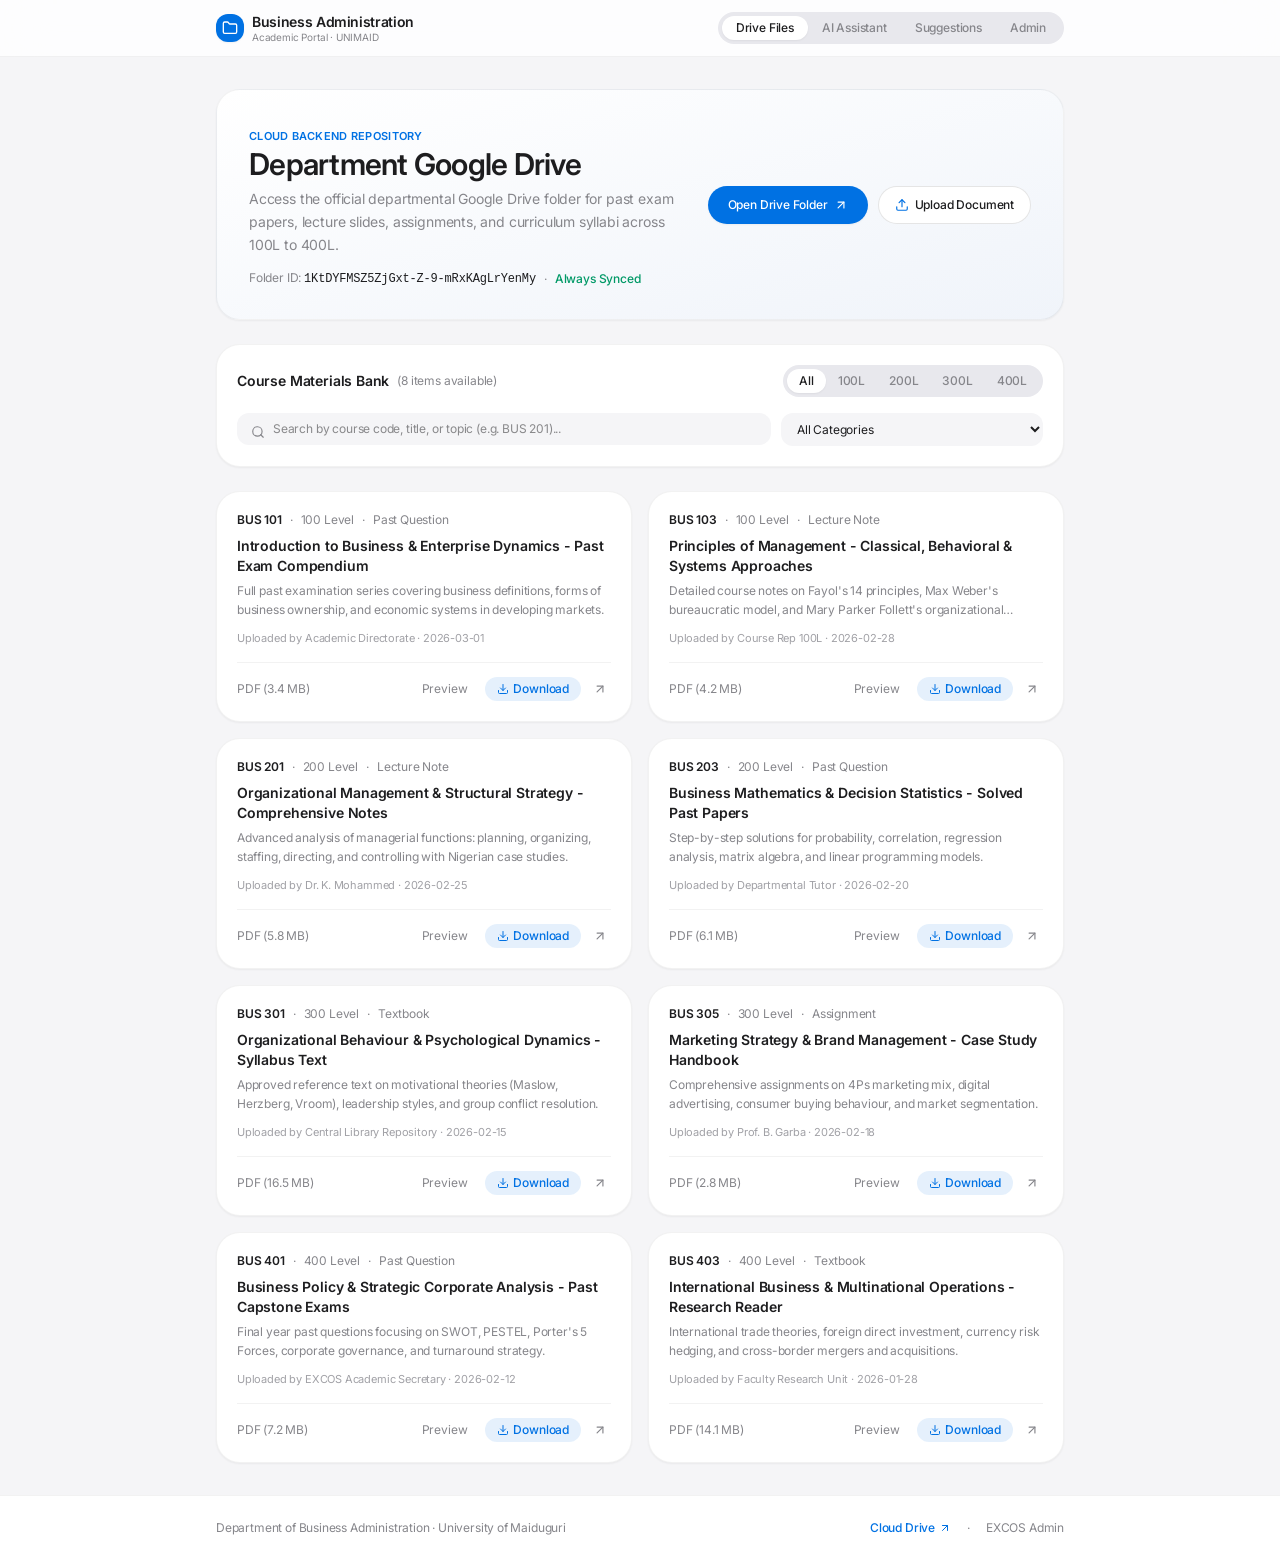
<file: docs/index.html>
<!doctype html>
<html lang="en">
  <head>
    <meta charset="UTF-8" />
    <meta name="viewport" content="width=device-width, initial-scale=1.0" />
    <title>UNIMAID BusAdmin - Department of Business Administration</title>
    <meta name="description" content="Central Academic Resource Platform for the Department of Business Administration, University of Maiduguri." />
    <meta property="og:title" content="UNIMAID BusAdmin" />
    <meta property="og:description" content="Central Academic Resource Platform for the Department of Business Administration, University of Maiduguri." />
    <meta property="og:type" content="website" />
    <meta name="twitter:card" content="summary_large_image" />
    <link rel="preconnect" href="https://fonts.googleapis.com">
    <link rel="preconnect" href="https://fonts.gstatic.com" crossorigin>
    <link href="https://fonts.googleapis.com/css2?family=Inter:wght@300;400;450;500;550;600;700&family=JetBrains+Mono:wght@400;500&display=swap" rel="stylesheet">
    <script type="module" crossorigin src="./assets/index-C9d9VV9u.js"></script>
    <link rel="stylesheet" crossorigin href="./assets/index-D5bSavMB.css">
  </head>
  <body>
    <div id="root"></div>
  </body>
</html>
</file>
<file: docs/assets/index-D5bSavMB.css>
/*! tailwindcss v4.3.4 | MIT License | https://tailwindcss.com */
@layer properties{@supports (((-webkit-hyphens:none)) and (not (margin-trim:block))) or ((-moz-orient:inline) and (not (color:rgb(from red r g b)))){*,:before,:after,::backdrop{--tw-rotate-x:initial;--tw-rotate-y:initial;--tw-rotate-z:initial;--tw-skew-x:initial;--tw-skew-y:initial;--tw-space-y-reverse:0;--tw-divide-y-reverse:0;--tw-border-style:solid;--tw-gradient-position:initial;--tw-gradient-from:#0000;--tw-gradient-via:#0000;--tw-gradient-to:#0000;--tw-gradient-stops:initial;--tw-gradient-via-stops:initial;--tw-gradient-from-position:0%;--tw-gradient-via-position:50%;--tw-gradient-to-position:100%;--tw-leading:initial;--tw-font-weight:initial;--tw-tracking:initial;--tw-shadow:0 0 #0000;--tw-shadow-color:initial;--tw-shadow-alpha:100%;--tw-inset-shadow:0 0 #0000;--tw-inset-shadow-color:initial;--tw-inset-shadow-alpha:100%;--tw-ring-color:initial;--tw-ring-shadow:0 0 #0000;--tw-inset-ring-color:initial;--tw-inset-ring-shadow:0 0 #0000;--tw-ring-inset:initial;--tw-ring-offset-width:0px;--tw-ring-offset-color:#fff;--tw-ring-offset-shadow:0 0 #0000;--tw-outline-style:solid;--tw-blur:initial;--tw-brightness:initial;--tw-contrast:initial;--tw-grayscale:initial;--tw-hue-rotate:initial;--tw-invert:initial;--tw-opacity:initial;--tw-saturate:initial;--tw-sepia:initial;--tw-drop-shadow:initial;--tw-drop-shadow-color:initial;--tw-drop-shadow-alpha:100%;--tw-drop-shadow-size:initial;--tw-backdrop-blur:initial;--tw-backdrop-brightness:initial;--tw-backdrop-contrast:initial;--tw-backdrop-grayscale:initial;--tw-backdrop-hue-rotate:initial;--tw-backdrop-invert:initial;--tw-backdrop-opacity:initial;--tw-backdrop-saturate:initial;--tw-backdrop-sepia:initial}}}@layer theme{:root,:host{--font-sans:-apple-system, BlinkMacSystemFont, "Segoe UI", Roboto, "Helvetica Neue", "Noto Sans", Arial, sans-serif, "Apple Color Emoji", "Segoe UI Emoji", "Segoe UI Symbol", "Noto Color Emoji";--font-mono:ui-monospace, SFMono-Regular, Menlo, Monaco, Consolas, "Liberation Mono", "Courier New", monospace;--color-red-600:oklch(57.7% .245 27.325);--color-red-700:oklch(50.5% .213 27.518);--color-amber-100:oklch(96.2% .059 95.617);--color-amber-700:oklch(55.5% .163 48.998);--color-emerald-100:oklch(95% .052 163.051);--color-emerald-600:oklch(59.6% .145 163.225);--color-emerald-700:oklch(50.8% .118 165.612);--color-blue-100:oklch(93.2% .032 255.585);--color-blue-700:oklch(48.8% .243 264.376);--color-black:#000;--color-white:#fff;--spacing:.25rem;--container-xs:20rem;--container-sm:24rem;--container-md:28rem;--container-lg:32rem;--container-xl:36rem;--container-2xl:42rem;--container-3xl:48rem;--container-4xl:56rem;--container-5xl:64rem;--text-xs:.75rem;--text-xs--line-height:calc(1 / .75);--text-sm:.875rem;--text-sm--line-height:calc(1.25 / .875);--text-base:1rem;--text-base--line-height:calc(1.5 / 1);--text-lg:1.125rem;--text-lg--line-height:calc(1.75 / 1.125);--text-xl:1.25rem;--text-xl--line-height:calc(1.75 / 1.25);--text-2xl:1.5rem;--text-2xl--line-height:calc(2 / 1.5);--text-3xl:1.875rem;--text-3xl--line-height:calc(2.25 / 1.875);--text-4xl:2.25rem;--text-4xl--line-height:calc(2.5 / 2.25);--text-5xl:3rem;--text-5xl--line-height:1;--text-6xl:3.75rem;--text-6xl--line-height:1;--text-7xl:4.5rem;--text-7xl--line-height:1;--font-weight-light:300;--font-weight-normal:400;--font-weight-medium:500;--font-weight-semibold:600;--font-weight-bold:700;--tracking-tight:-.025em;--tracking-wide:.025em;--tracking-widest:.1em;--leading-snug:1.375;--leading-relaxed:1.625;--radius-xs:.125rem;--radius-lg:.5rem;--radius-xl:.75rem;--radius-2xl:1rem;--radius-3xl:1.5rem;--blur-sm:8px;--blur-md:12px;--blur-xl:24px;--default-transition-duration:.15s;--default-transition-timing-function:cubic-bezier(.4, 0, .2, 1);--default-font-family:var(--font-sans);--default-mono-font-family:var(--font-mono)}}@layer base{*,:after,:before,::backdrop{box-sizing:border-box;border:0 solid;margin:0;padding:0}::file-selector-button{box-sizing:border-box;border:0 solid;margin:0;padding:0}html,:host{-webkit-text-size-adjust:100%;tab-size:4;line-height:1.5;font-family:var(--default-font-family,-apple-system, BlinkMacSystemFont, "Segoe UI", Roboto, "Helvetica Neue", "Noto Sans", Arial, sans-serif, "Apple Color Emoji", "Segoe UI Emoji", "Segoe UI Symbol", "Noto Color Emoji");font-feature-settings:var(--default-font-feature-settings,normal);font-variation-settings:var(--default-font-variation-settings,normal);-webkit-tap-highlight-color:transparent}hr{height:0;color:inherit;border-top-width:1px}abbr:where([title]){-webkit-text-decoration:underline dotted;text-decoration:underline dotted}h1,h2,h3,h4,h5,h6{font-size:inherit;font-weight:inherit}a{color:inherit;-webkit-text-decoration:inherit;-webkit-text-decoration:inherit;-webkit-text-decoration:inherit;-webkit-text-decoration:inherit;text-decoration:inherit}b,strong{font-weight:bolder}code,kbd,samp,pre{font-family:var(--default-mono-font-family,ui-monospace, SFMono-Regular, Menlo, Monaco, Consolas, "Liberation Mono", "Courier New", monospace);font-feature-settings:var(--default-mono-font-feature-settings,normal);font-variation-settings:var(--default-mono-font-variation-settings,normal);font-size:1em}small{font-size:80%}sub,sup{vertical-align:baseline;font-size:75%;line-height:0;position:relative}sub{bottom:-.25em}sup{top:-.5em}table{text-indent:0;border-color:inherit;border-collapse:collapse}:-moz-focusring:where(:not(iframe)){outline:auto}progress{vertical-align:baseline}summary{display:list-item}ol,ul,menu{list-style:none}img,svg,video,canvas,audio,iframe,embed,object{vertical-align:middle;display:block}img,video{max-width:100%;height:auto}button,input,select,optgroup,textarea{font:inherit;font-feature-settings:inherit;font-variation-settings:inherit;letter-spacing:inherit;color:inherit;opacity:1;background-color:#0000;border-radius:0}::file-selector-button{font:inherit;font-feature-settings:inherit;font-variation-settings:inherit;letter-spacing:inherit;color:inherit;opacity:1;background-color:#0000;border-radius:0}:where(select:is([multiple],[size])) optgroup{font-weight:bolder}:where(select:is([multiple],[size])) optgroup option{padding-inline-start:20px}::file-selector-button{margin-inline-end:4px}::placeholder{opacity:1}@supports (not ((-webkit-appearance:-apple-pay-button))) or (contain-intrinsic-size:1px){::placeholder{color:currentColor}@supports (color:color-mix(in lab, red, red)){::placeholder{color:color-mix(in oklab, currentcolor 50%, transparent)}}}textarea{resize:vertical}::-webkit-search-decoration{-webkit-appearance:none}::-webkit-date-and-time-value{min-height:1lh;text-align:inherit}::-webkit-datetime-edit{display:inline-flex}::-webkit-datetime-edit-fields-wrapper{padding:0}::-webkit-datetime-edit{padding-block:0}::-webkit-datetime-edit-year-field{padding-block:0}::-webkit-datetime-edit-month-field{padding-block:0}::-webkit-datetime-edit-day-field{padding-block:0}::-webkit-datetime-edit-hour-field{padding-block:0}::-webkit-datetime-edit-minute-field{padding-block:0}::-webkit-datetime-edit-second-field{padding-block:0}::-webkit-datetime-edit-millisecond-field{padding-block:0}::-webkit-datetime-edit-meridiem-field{padding-block:0}::-webkit-calendar-picker-indicator{line-height:1}:-moz-ui-invalid{box-shadow:none}button,input:where([type=button],[type=reset],[type=submit]){appearance:button}::file-selector-button{appearance:button}::-webkit-inner-spin-button{height:auto}::-webkit-outer-spin-button{height:auto}[hidden]:where(:not([hidden=until-found])){display:none!important}:root{--apple-bg:#f5f5f7;--apple-card:#fff;--apple-text:#1d1d1f;--apple-secondary:#86868b;--apple-tertiary:#a1a1a6;--apple-blue:#0071e3;--apple-blue-hover:#0077ed;--apple-border:#00000014;--apple-border-strong:#00000029}body{color:#1d1d1f;letter-spacing:-.011em;-webkit-font-smoothing:antialiased;-moz-osx-font-smoothing:grayscale;background-color:#f5f5f7;font-family:-apple-system,BlinkMacSystemFont,SF Pro Display,SF Pro Text,Inter,Helvetica Neue,Helvetica,Arial,sans-serif;overflow-x:hidden}}@layer components;@layer utilities{.visible{visibility:visible}.absolute{position:absolute}.fixed{position:fixed}.relative{position:relative}.sticky{position:sticky}.inset-0{inset:0}.top-0{top:0}.top-3{top:calc(var(--spacing) * 3)}.right-6{right:calc(var(--spacing) * 6)}.bottom-6{bottom:calc(var(--spacing) * 6)}.left-3\.5{left:calc(var(--spacing) * 3.5)}.z-40{z-index:40}.z-50{z-index:50}.container{width:100%}@media (width>=40rem){.container{max-width:40rem}}@media (width>=48rem){.container{max-width:48rem}}@media (width>=64rem){.container{max-width:64rem}}@media (width>=80rem){.container{max-width:80rem}}@media (width>=96rem){.container{max-width:96rem}}.mx-auto{margin-inline:auto}.my-5{margin-block:calc(var(--spacing) * 5)}.my-6{margin-block:calc(var(--spacing) * 6)}.my-8{margin-block:calc(var(--spacing) * 8)}.-mt-0\.5{margin-top:calc(var(--spacing) * -.5)}.mt-0\.5{margin-top:calc(var(--spacing) * .5)}.mt-1{margin-top:var(--spacing)}.mt-1\.5{margin-top:calc(var(--spacing) * 1.5)}.mt-2{margin-top:calc(var(--spacing) * 2)}.mt-2\.5{margin-top:calc(var(--spacing) * 2.5)}.mt-3{margin-top:calc(var(--spacing) * 3)}.mt-4{margin-top:calc(var(--spacing) * 4)}.mt-auto{margin-top:auto}.mb-1{margin-bottom:var(--spacing)}.mb-1\.5{margin-bottom:calc(var(--spacing) * 1.5)}.line-clamp-2{-webkit-line-clamp:2;-webkit-box-orient:vertical;display:-webkit-box;overflow:hidden}.block{display:block}.contents{display:contents}.flex{display:flex}.grid{display:grid}.hidden{display:none}.inline{display:inline}.inline-block{display:inline-block}.inline-flex{display:inline-flex}.h-3{height:calc(var(--spacing) * 3)}.h-3\.5{height:calc(var(--spacing) * 3.5)}.h-4{height:calc(var(--spacing) * 4)}.h-5{height:calc(var(--spacing) * 5)}.h-6{height:calc(var(--spacing) * 6)}.h-7{height:calc(var(--spacing) * 7)}.h-8{height:calc(var(--spacing) * 8)}.h-9{height:calc(var(--spacing) * 9)}.h-12{height:calc(var(--spacing) * 12)}.h-14{height:calc(var(--spacing) * 14)}.h-\[520px\]{height:520px}.min-h-screen{min-height:100vh}.w-3{width:calc(var(--spacing) * 3)}.w-3\.5{width:calc(var(--spacing) * 3.5)}.w-4{width:calc(var(--spacing) * 4)}.w-5{width:calc(var(--spacing) * 5)}.w-6{width:calc(var(--spacing) * 6)}.w-7{width:calc(var(--spacing) * 7)}.w-8{width:calc(var(--spacing) * 8)}.w-9{width:calc(var(--spacing) * 9)}.w-12{width:calc(var(--spacing) * 12)}.w-28{width:calc(var(--spacing) * 28)}.w-full{width:100%}.max-w-4xl{max-width:var(--container-4xl)}.max-w-\[85\%\]{max-width:85%}.max-w-lg{max-width:var(--container-lg)}.max-w-md{max-width:var(--container-md)}.max-w-sm{max-width:var(--container-sm)}.max-w-xs{max-width:var(--container-xs)}.flex-1{flex:1}.flex-shrink{flex-shrink:1}.shrink-0{flex-shrink:0}.border-collapse{border-collapse:collapse}.transform{transform:var(--tw-rotate-x, ) var(--tw-rotate-y, ) var(--tw-rotate-z, ) var(--tw-skew-x, ) var(--tw-skew-y, )}.cursor-pointer{cursor:pointer}.resize{resize:both}.grid-cols-1{grid-template-columns:repeat(1,minmax(0,1fr))}.grid-cols-2{grid-template-columns:repeat(2,minmax(0,1fr))}.flex-col{flex-direction:column}.flex-wrap{flex-wrap:wrap}.items-center{align-items:center}.items-start{align-items:flex-start}.justify-between{justify-content:space-between}.justify-center{justify-content:center}.justify-end{justify-content:flex-end}.justify-start{justify-content:flex-start}.gap-1{gap:var(--spacing)}.gap-1\.5{gap:calc(var(--spacing) * 1.5)}.gap-2{gap:calc(var(--spacing) * 2)}.gap-2\.5{gap:calc(var(--spacing) * 2.5)}.gap-3{gap:calc(var(--spacing) * 3)}.gap-4{gap:calc(var(--spacing) * 4)}.gap-6{gap:calc(var(--spacing) * 6)}:where(.space-y-1>:not(:last-child)){--tw-space-y-reverse:0;margin-block-start:calc(var(--spacing) * var(--tw-space-y-reverse));margin-block-end:calc(var(--spacing) * calc(1 - var(--tw-space-y-reverse)))}:where(.space-y-1\.5>:not(:last-child)){--tw-space-y-reverse:0;margin-block-start:calc(calc(var(--spacing) * 1.5) * var(--tw-space-y-reverse));margin-block-end:calc(calc(var(--spacing) * 1.5) * calc(1 - var(--tw-space-y-reverse)))}:where(.space-y-2>:not(:last-child)){--tw-space-y-reverse:0;margin-block-start:calc(calc(var(--spacing) * 2) * var(--tw-space-y-reverse));margin-block-end:calc(calc(var(--spacing) * 2) * calc(1 - var(--tw-space-y-reverse)))}:where(.space-y-2\.5>:not(:last-child)){--tw-space-y-reverse:0;margin-block-start:calc(calc(var(--spacing) * 2.5) * var(--tw-space-y-reverse));margin-block-end:calc(calc(var(--spacing) * 2.5) * calc(1 - var(--tw-space-y-reverse)))}:where(.space-y-3>:not(:last-child)){--tw-space-y-reverse:0;margin-block-start:calc(calc(var(--spacing) * 3) * var(--tw-space-y-reverse));margin-block-end:calc(calc(var(--spacing) * 3) * calc(1 - var(--tw-space-y-reverse)))}:where(.space-y-3\.5>:not(:last-child)){--tw-space-y-reverse:0;margin-block-start:calc(calc(var(--spacing) * 3.5) * var(--tw-space-y-reverse));margin-block-end:calc(calc(var(--spacing) * 3.5) * calc(1 - var(--tw-space-y-reverse)))}:where(.space-y-4>:not(:last-child)){--tw-space-y-reverse:0;margin-block-start:calc(calc(var(--spacing) * 4) * var(--tw-space-y-reverse));margin-block-end:calc(calc(var(--spacing) * 4) * calc(1 - var(--tw-space-y-reverse)))}:where(.space-y-5>:not(:last-child)){--tw-space-y-reverse:0;margin-block-start:calc(calc(var(--spacing) * 5) * var(--tw-space-y-reverse));margin-block-end:calc(calc(var(--spacing) * 5) * calc(1 - var(--tw-space-y-reverse)))}:where(.space-y-6>:not(:last-child)){--tw-space-y-reverse:0;margin-block-start:calc(calc(var(--spacing) * 6) * var(--tw-space-y-reverse));margin-block-end:calc(calc(var(--spacing) * 6) * calc(1 - var(--tw-space-y-reverse)))}:where(.divide-y>:not(:last-child)){--tw-divide-y-reverse:0;border-bottom-style:var(--tw-border-style);border-top-style:var(--tw-border-style);border-top-width:calc(1px * var(--tw-divide-y-reverse));border-bottom-width:calc(1px * calc(1 - var(--tw-divide-y-reverse)))}:where(.divide-black\/5>:not(:last-child)){border-color:#0000000d}@supports (color:color-mix(in lab, red, red)){:where(.divide-black\/5>:not(:last-child)){border-color:color-mix(in oklab, var(--color-black) 5%, transparent)}}.self-start{align-self:flex-start}.overflow-x-auto{overflow-x:auto}.overflow-y-auto{overflow-y:auto}.rounded-2xl{border-radius:var(--radius-2xl)}.rounded-3xl{border-radius:var(--radius-3xl)}.rounded-full{border-radius:2147483647px}.rounded-lg{border-radius:var(--radius-lg)}.rounded-xl{border-radius:var(--radius-xl)}.rounded-br-xs{border-bottom-right-radius:var(--radius-xs)}.rounded-bl-xs{border-bottom-left-radius:var(--radius-xs)}.border{border-style:var(--tw-border-style);border-width:1px}.border-t{border-top-style:var(--tw-border-style);border-top-width:1px}.border-b{border-bottom-style:var(--tw-border-style);border-bottom-width:1px}.border-dashed{--tw-border-style:dashed;border-style:dashed}.border-\[\#0071E3\]{border-color:#0071e3}.border-black\/5{border-color:#0000000d}@supports (color:color-mix(in lab, red, red)){.border-black\/5{border-color:color-mix(in oklab, var(--color-black) 5%, transparent)}}.border-black\/10{border-color:#0000001a}@supports (color:color-mix(in lab, red, red)){.border-black\/10{border-color:color-mix(in oklab, var(--color-black) 10%, transparent)}}.border-black\/15{border-color:#00000026}@supports (color:color-mix(in lab, red, red)){.border-black\/15{border-color:color-mix(in oklab, var(--color-black) 15%, transparent)}}.bg-\[\#1D1D1F\]\/90{background-color:oklab(23.1576% .00105516 -.00365597/.9)}.bg-\[\#0071E3\]{background-color:#0071e3}.bg-\[\#0071E3\]\/5{background-color:oklab(56.2923% -.0462607 -.187713/.05)}.bg-\[\#0071E3\]\/10{background-color:oklab(56.2923% -.0462607 -.187713/.1)}.bg-\[\#E8E8ED\]{background-color:#e8e8ed}.bg-\[\#F5F5F7\]{background-color:#f5f5f7}.bg-\[\#F5F5F7\]\/60{background-color:oklab(97.0714% .00074631 -.00254327/.6)}.bg-amber-100{background-color:var(--color-amber-100)}.bg-black\/40{background-color:#0006}@supports (color:color-mix(in lab, red, red)){.bg-black\/40{background-color:color-mix(in oklab, var(--color-black) 40%, transparent)}}.bg-blue-100{background-color:var(--color-blue-100)}.bg-emerald-100{background-color:var(--color-emerald-100)}.bg-white{background-color:var(--color-white)}.bg-white\/80{background-color:#fffc}@supports (color:color-mix(in lab, red, red)){.bg-white\/80{background-color:color-mix(in oklab, var(--color-white) 80%, transparent)}}.bg-gradient-to-br{--tw-gradient-position:to bottom right in oklab;background-image:linear-gradient(var(--tw-gradient-stops))}.bg-gradient-to-r{--tw-gradient-position:to right in oklab;background-image:linear-gradient(var(--tw-gradient-stops))}.from-\[\#0071E3\]\/5{--tw-gradient-from:oklab(56.2923% -.0462607 -.187713/.05);--tw-gradient-stops:var(--tw-gradient-via-stops,var(--tw-gradient-position), var(--tw-gradient-from) var(--tw-gradient-from-position), var(--tw-gradient-to) var(--tw-gradient-to-position))}.from-white{--tw-gradient-from:var(--color-white);--tw-gradient-stops:var(--tw-gradient-via-stops,var(--tw-gradient-position), var(--tw-gradient-from) var(--tw-gradient-from-position), var(--tw-gradient-to) var(--tw-gradient-to-position))}.to-\[\#0071E3\]\/15{--tw-gradient-to:oklab(56.2923% -.0462607 -.187713/.15);--tw-gradient-stops:var(--tw-gradient-via-stops,var(--tw-gradient-position), var(--tw-gradient-from) var(--tw-gradient-from-position), var(--tw-gradient-to) var(--tw-gradient-to-position))}.to-\[\#F0F4FA\]{--tw-gradient-to:#f0f4fa;--tw-gradient-stops:var(--tw-gradient-via-stops,var(--tw-gradient-position), var(--tw-gradient-from) var(--tw-gradient-from-position), var(--tw-gradient-to) var(--tw-gradient-to-position))}.p-1{padding:var(--spacing)}.p-1\.5{padding:calc(var(--spacing) * 1.5)}.p-2{padding:calc(var(--spacing) * 2)}.p-2\.5{padding:calc(var(--spacing) * 2.5)}.p-3{padding:calc(var(--spacing) * 3)}.p-3\.5{padding:calc(var(--spacing) * 3.5)}.p-4{padding:calc(var(--spacing) * 4)}.p-5{padding:calc(var(--spacing) * 5)}.p-6{padding:calc(var(--spacing) * 6)}.p-8{padding:calc(var(--spacing) * 8)}.p-12{padding:calc(var(--spacing) * 12)}.px-2{padding-inline:calc(var(--spacing) * 2)}.px-2\.5{padding-inline:calc(var(--spacing) * 2.5)}.px-3{padding-inline:calc(var(--spacing) * 3)}.px-3\.5{padding-inline:calc(var(--spacing) * 3.5)}.px-4{padding-inline:calc(var(--spacing) * 4)}.px-5{padding-inline:calc(var(--spacing) * 5)}.px-6{padding-inline:calc(var(--spacing) * 6)}.py-0\.5{padding-block:calc(var(--spacing) * .5)}.py-1{padding-block:var(--spacing)}.py-1\.5{padding-block:calc(var(--spacing) * 1.5)}.py-2{padding-block:calc(var(--spacing) * 2)}.py-2\.5{padding-block:calc(var(--spacing) * 2.5)}.py-3{padding-block:calc(var(--spacing) * 3)}.py-4{padding-block:calc(var(--spacing) * 4)}.py-6{padding-block:calc(var(--spacing) * 6)}.py-8{padding-block:calc(var(--spacing) * 8)}.pt-2{padding-top:calc(var(--spacing) * 2)}.pt-3{padding-top:calc(var(--spacing) * 3)}.pt-3\.5{padding-top:calc(var(--spacing) * 3.5)}.pt-4{padding-top:calc(var(--spacing) * 4)}.pr-3\.5{padding-right:calc(var(--spacing) * 3.5)}.pb-3{padding-bottom:calc(var(--spacing) * 3)}.pl-9{padding-left:calc(var(--spacing) * 9)}.text-center{text-align:center}.text-right{text-align:right}.font-\[-apple-system\,BlinkMacSystemFont\,\'SF_Pro_Text\'\,\'Inter\'\,sans-serif\]{font-family:-apple-system,BlinkMacSystemFont,SF Pro Text,Inter,sans-serif}.font-mono{font-family:var(--font-mono)}.text-2xl{font-size:var(--text-2xl);line-height:var(--tw-leading,var(--text-2xl--line-height))}.text-3xl{font-size:var(--text-3xl);line-height:var(--tw-leading,var(--text-3xl--line-height))}.text-6xl{font-size:var(--text-6xl);line-height:var(--tw-leading,var(--text-6xl--line-height))}.text-base{font-size:var(--text-base);line-height:var(--tw-leading,var(--text-base--line-height))}.text-lg{font-size:var(--text-lg);line-height:var(--tw-leading,var(--text-lg--line-height))}.text-sm{font-size:var(--text-sm);line-height:var(--tw-leading,var(--text-sm--line-height))}.text-xs{font-size:var(--text-xs);line-height:var(--tw-leading,var(--text-xs--line-height))}.text-\[10px\]{font-size:10px}.text-\[11px\]{font-size:11px}.leading-relaxed{--tw-leading:var(--leading-relaxed);line-height:var(--leading-relaxed)}.leading-snug{--tw-leading:var(--leading-snug);line-height:var(--leading-snug)}.font-bold{--tw-font-weight:var(--font-weight-bold);font-weight:var(--font-weight-bold)}.font-light{--tw-font-weight:var(--font-weight-light);font-weight:var(--font-weight-light)}.font-medium{--tw-font-weight:var(--font-weight-medium);font-weight:var(--font-weight-medium)}.font-semibold{--tw-font-weight:var(--font-weight-semibold);font-weight:var(--font-weight-semibold)}.tracking-tight{--tw-tracking:var(--tracking-tight);letter-spacing:var(--tracking-tight)}.tracking-wide{--tw-tracking:var(--tracking-wide);letter-spacing:var(--tracking-wide)}.tracking-widest{--tw-tracking:var(--tracking-widest);letter-spacing:var(--tracking-widest)}.whitespace-pre-wrap{white-space:pre-wrap}.text-\[\#1D1D1F\]{color:#1d1d1f}.text-\[\#0071E3\]{color:#0071e3}.text-\[\#86868B\]{color:#86868b}.text-\[\#A1A1A6\]{color:#a1a1a6}.text-amber-700{color:var(--color-amber-700)}.text-blue-700{color:var(--color-blue-700)}.text-emerald-600{color:var(--color-emerald-600)}.text-emerald-700{color:var(--color-emerald-700)}.text-red-600{color:var(--color-red-600)}.text-white{color:var(--color-white)}.uppercase{text-transform:uppercase}.italic{font-style:italic}.accent-\[\#0071E3\]{accent-color:#0071e3}.opacity-60{opacity:.6}.shadow-lg{--tw-shadow:0 10px 15px -3px var(--tw-shadow-color,#0000001a), 0 4px 6px -4px var(--tw-shadow-color,#0000001a);box-shadow:var(--tw-inset-shadow), var(--tw-inset-ring-shadow), var(--tw-ring-offset-shadow), var(--tw-ring-shadow), var(--tw-shadow)}.shadow-xl{--tw-shadow:0 20px 25px -5px var(--tw-shadow-color,#0000001a), 0 8px 10px -6px var(--tw-shadow-color,#0000001a);box-shadow:var(--tw-inset-shadow), var(--tw-inset-ring-shadow), var(--tw-ring-offset-shadow), var(--tw-ring-shadow), var(--tw-shadow)}.shadow-xs{--tw-shadow:0 1px 2px 0 var(--tw-shadow-color,#0000000d);box-shadow:var(--tw-inset-shadow), var(--tw-inset-ring-shadow), var(--tw-ring-offset-shadow), var(--tw-ring-shadow), var(--tw-shadow)}.outline{outline-style:var(--tw-outline-style);outline-width:1px}.blur{--tw-blur:blur(8px);filter:var(--tw-blur, ) var(--tw-brightness, ) var(--tw-contrast, ) var(--tw-grayscale, ) var(--tw-hue-rotate, ) var(--tw-invert, ) var(--tw-saturate, ) var(--tw-sepia, ) var(--tw-drop-shadow, )}.filter\!{filter:var(--tw-blur, ) var(--tw-brightness, ) var(--tw-contrast, ) var(--tw-grayscale, ) var(--tw-hue-rotate, ) var(--tw-invert, ) var(--tw-saturate, ) var(--tw-sepia, ) var(--tw-drop-shadow, )!important}.backdrop-blur-md{--tw-backdrop-blur:blur(var(--blur-md));-webkit-backdrop-filter:var(--tw-backdrop-blur, ) var(--tw-backdrop-brightness, ) var(--tw-backdrop-contrast, ) var(--tw-backdrop-grayscale, ) var(--tw-backdrop-hue-rotate, ) var(--tw-backdrop-invert, ) var(--tw-backdrop-opacity, ) var(--tw-backdrop-saturate, ) var(--tw-backdrop-sepia, );backdrop-filter:var(--tw-backdrop-blur, ) var(--tw-backdrop-brightness, ) var(--tw-backdrop-contrast, ) var(--tw-backdrop-grayscale, ) var(--tw-backdrop-hue-rotate, ) var(--tw-backdrop-invert, ) var(--tw-backdrop-opacity, ) var(--tw-backdrop-saturate, ) var(--tw-backdrop-sepia, )}.backdrop-blur-sm{--tw-backdrop-blur:blur(var(--blur-sm));-webkit-backdrop-filter:var(--tw-backdrop-blur, ) var(--tw-backdrop-brightness, ) var(--tw-backdrop-contrast, ) var(--tw-backdrop-grayscale, ) var(--tw-backdrop-hue-rotate, ) var(--tw-backdrop-invert, ) var(--tw-backdrop-opacity, ) var(--tw-backdrop-saturate, ) var(--tw-backdrop-sepia, );backdrop-filter:var(--tw-backdrop-blur, ) var(--tw-backdrop-brightness, ) var(--tw-backdrop-contrast, ) var(--tw-backdrop-grayscale, ) var(--tw-backdrop-hue-rotate, ) var(--tw-backdrop-invert, ) var(--tw-backdrop-opacity, ) var(--tw-backdrop-saturate, ) var(--tw-backdrop-sepia, )}.backdrop-blur-xl{--tw-backdrop-blur:blur(var(--blur-xl));-webkit-backdrop-filter:var(--tw-backdrop-blur, ) var(--tw-backdrop-brightness, ) var(--tw-backdrop-contrast, ) var(--tw-backdrop-grayscale, ) var(--tw-backdrop-hue-rotate, ) var(--tw-backdrop-invert, ) var(--tw-backdrop-opacity, ) var(--tw-backdrop-saturate, ) var(--tw-backdrop-sepia, );backdrop-filter:var(--tw-backdrop-blur, ) var(--tw-backdrop-brightness, ) var(--tw-backdrop-contrast, ) var(--tw-backdrop-grayscale, ) var(--tw-backdrop-hue-rotate, ) var(--tw-backdrop-invert, ) var(--tw-backdrop-opacity, ) var(--tw-backdrop-saturate, ) var(--tw-backdrop-sepia, )}.backdrop-filter{-webkit-backdrop-filter:var(--tw-backdrop-blur, ) var(--tw-backdrop-brightness, ) var(--tw-backdrop-contrast, ) var(--tw-backdrop-grayscale, ) var(--tw-backdrop-hue-rotate, ) var(--tw-backdrop-invert, ) var(--tw-backdrop-opacity, ) var(--tw-backdrop-saturate, ) var(--tw-backdrop-sepia, );backdrop-filter:var(--tw-backdrop-blur, ) var(--tw-backdrop-brightness, ) var(--tw-backdrop-contrast, ) var(--tw-backdrop-grayscale, ) var(--tw-backdrop-hue-rotate, ) var(--tw-backdrop-invert, ) var(--tw-backdrop-opacity, ) var(--tw-backdrop-saturate, ) var(--tw-backdrop-sepia, )}.transition{transition-property:color,background-color,border-color,outline-color,text-decoration-color,fill,stroke,--tw-gradient-from,--tw-gradient-via,--tw-gradient-to,opacity,box-shadow,transform,translate,scale,rotate,filter,-webkit-backdrop-filter,backdrop-filter,display,content-visibility,overlay,pointer-events;transition-timing-function:var(--tw-ease,var(--default-transition-timing-function));transition-duration:var(--tw-duration,var(--default-transition-duration))}.outline-none{--tw-outline-style:none;outline-style:none}@media (hover:hover){.hover\:border-black\/15:hover{border-color:#00000026}@supports (color:color-mix(in lab, red, red)){.hover\:border-black\/15:hover{border-color:color-mix(in oklab, var(--color-black) 15%, transparent)}}.hover\:border-black\/30:hover{border-color:#0000004d}@supports (color:color-mix(in lab, red, red)){.hover\:border-black\/30:hover{border-color:color-mix(in oklab, var(--color-black) 30%, transparent)}}.hover\:bg-\[\#0071E3\]\/20:hover{background-color:oklab(56.2923% -.0462607 -.187713/.2)}.hover\:bg-\[\#0077ED\]:hover{background-color:#0077ed}.hover\:bg-\[\#D8D8DD\]:hover{background-color:#d8d8dd}.hover\:bg-\[\#F5F5F7\]:hover{background-color:#f5f5f7}.hover\:bg-black\/5:hover{background-color:#0000000d}@supports (color:color-mix(in lab, red, red)){.hover\:bg-black\/5:hover{background-color:color-mix(in oklab, var(--color-black) 5%, transparent)}}.hover\:text-\[\#1D1D1F\]:hover{color:#1d1d1f}.hover\:text-\[\#0071E3\]:hover{color:#0071e3}.hover\:text-red-600:hover{color:var(--color-red-600)}.hover\:underline:hover{text-decoration-line:underline}}.focus\:bg-white:focus{background-color:var(--color-white)}.focus\:ring-1:focus{--tw-ring-shadow:var(--tw-ring-inset, ) 0 0 0 calc(1px + var(--tw-ring-offset-width)) var(--tw-ring-color,currentcolor);box-shadow:var(--tw-inset-shadow), var(--tw-inset-ring-shadow), var(--tw-ring-offset-shadow), var(--tw-ring-shadow), var(--tw-shadow)}.focus\:ring-\[\#0071E3\]:focus{--tw-ring-color:#0071e3}@media (width>=40rem){.sm\:col-span-2{grid-column:span 2/span 2}.sm\:w-auto{width:auto}.sm\:grid-cols-2{grid-template-columns:repeat(2,minmax(0,1fr))}.sm\:grid-cols-3{grid-template-columns:repeat(3,minmax(0,1fr))}.sm\:flex-col{flex-direction:column}.sm\:flex-row{flex-direction:row}.sm\:items-center{align-items:center}.sm\:items-end{align-items:flex-end}.sm\:items-start{align-items:flex-start}.sm\:self-auto{align-self:auto}.sm\:border-l{border-left-style:var(--tw-border-style);border-left-width:1px}.sm\:border-black\/5{border-color:#0000000d}@supports (color:color-mix(in lab, red, red)){.sm\:border-black\/5{border-color:color-mix(in oklab, var(--color-black) 5%, transparent)}}.sm\:p-7{padding:calc(var(--spacing) * 7)}.sm\:p-8{padding:calc(var(--spacing) * 8)}.sm\:px-6{padding-inline:calc(var(--spacing) * 6)}.sm\:pl-6{padding-left:calc(var(--spacing) * 6)}.sm\:text-3xl{font-size:var(--text-3xl);line-height:var(--tw-leading,var(--text-3xl--line-height))}.sm\:text-sm{font-size:var(--text-sm);line-height:var(--tw-leading,var(--text-sm--line-height))}}@media (width>=48rem){.md\:grid-cols-2{grid-template-columns:repeat(2,minmax(0,1fr))}}}.apple-display{letter-spacing:-.025em;color:#1d1d1f;font-weight:600}.apple-headline{letter-spacing:-.02em;color:#1d1d1f;font-weight:600}.apple-subhead{letter-spacing:-.01em;color:#86868b;font-weight:400}.apple-link{color:#0071e3;transition:opacity .15s}.apple-link:hover{opacity:.8}.apple-glass{-webkit-backdrop-filter:blur(20px);background:#ffffffd1}.apple-card{background:#fff;border:1px solid #0000000f;border-radius:18px;transition:all .25s cubic-bezier(.2,.8,.2,1);box-shadow:0 2px 8px #0000000a}.apple-card:hover{border-color:#0000001f;transform:translateY(-1px);box-shadow:0 8px 24px #00000014}.apple-button-primary{color:#fff;background:#0071e3;border-radius:980px;font-weight:500;transition:all .2s}.apple-button-primary:hover{background:#0077ed}.apple-button-secondary{color:#1d1d1f;background:#e8e8ed;border-radius:980px;font-weight:500;transition:all .2s}.apple-button-secondary:hover{background:#d8d8dd}::-webkit-scrollbar{width:6px;height:6px}::-webkit-scrollbar-track{background:0 0}::-webkit-scrollbar-thumb{background:#00000029;border-radius:999px}::-webkit-scrollbar-thumb:hover{background:#00000047}@property --tw-rotate-x{syntax:"*";inherits:false}@property --tw-rotate-y{syntax:"*";inherits:false}@property --tw-rotate-z{syntax:"*";inherits:false}@property --tw-skew-x{syntax:"*";inherits:false}@property --tw-skew-y{syntax:"*";inherits:false}@property --tw-space-y-reverse{syntax:"*";inherits:false;initial-value:0}@property --tw-divide-y-reverse{syntax:"*";inherits:false;initial-value:0}@property --tw-border-style{syntax:"*";inherits:false;initial-value:solid}@property --tw-gradient-position{syntax:"*";inherits:false}@property --tw-gradient-from{syntax:"<color>";inherits:false;initial-value:#0000}@property --tw-gradient-via{syntax:"<color>";inherits:false;initial-value:#0000}@property --tw-gradient-to{syntax:"<color>";inherits:false;initial-value:#0000}@property --tw-gradient-stops{syntax:"*";inherits:false}@property --tw-gradient-via-stops{syntax:"*";inherits:false}@property --tw-gradient-from-position{syntax:"<length-percentage>";inherits:false;initial-value:0%}@property --tw-gradient-via-position{syntax:"<length-percentage>";inherits:false;initial-value:50%}@property --tw-gradient-to-position{syntax:"<length-percentage>";inherits:false;initial-value:100%}@property --tw-leading{syntax:"*";inherits:false}@property --tw-font-weight{syntax:"*";inherits:false}@property --tw-tracking{syntax:"*";inherits:false}@property --tw-shadow{syntax:"*";inherits:false;initial-value:0 0 #0000}@property --tw-shadow-color{syntax:"*";inherits:false}@property --tw-shadow-alpha{syntax:"<percentage>";inherits:false;initial-value:100%}@property --tw-inset-shadow{syntax:"*";inherits:false;initial-value:0 0 #0000}@property --tw-inset-shadow-color{syntax:"*";inherits:false}@property --tw-inset-shadow-alpha{syntax:"<percentage>";inherits:false;initial-value:100%}@property --tw-ring-color{syntax:"*";inherits:false}@property --tw-ring-shadow{syntax:"*";inherits:false;initial-value:0 0 #0000}@property --tw-inset-ring-color{syntax:"*";inherits:false}@property --tw-inset-ring-shadow{syntax:"*";inherits:false;initial-value:0 0 #0000}@property --tw-ring-inset{syntax:"*";inherits:false}@property --tw-ring-offset-width{syntax:"<length>";inherits:false;initial-value:0}@property --tw-ring-offset-color{syntax:"*";inherits:false;initial-value:#fff}@property --tw-ring-offset-shadow{syntax:"*";inherits:false;initial-value:0 0 #0000}@property --tw-outline-style{syntax:"*";inherits:false;initial-value:solid}@property --tw-blur{syntax:"*";inherits:false}@property --tw-brightness{syntax:"*";inherits:false}@property --tw-contrast{syntax:"*";inherits:false}@property --tw-grayscale{syntax:"*";inherits:false}@property --tw-hue-rotate{syntax:"*";inherits:false}@property --tw-invert{syntax:"*";inherits:false}@property --tw-opacity{syntax:"*";inherits:false}@property --tw-saturate{syntax:"*";inherits:false}@property --tw-sepia{syntax:"*";inherits:false}@property --tw-drop-shadow{syntax:"*";inherits:false}@property --tw-drop-shadow-color{syntax:"*";inherits:false}@property --tw-drop-shadow-alpha{syntax:"<percentage>";inherits:false;initial-value:100%}@property --tw-drop-shadow-size{syntax:"*";inherits:false}@property --tw-backdrop-blur{syntax:"*";inherits:false}@property --tw-backdrop-brightness{syntax:"*";inherits:false}@property --tw-backdrop-contrast{syntax:"*";inherits:false}@property --tw-backdrop-grayscale{syntax:"*";inherits:false}@property --tw-backdrop-hue-rotate{syntax:"*";inherits:false}@property --tw-backdrop-invert{syntax:"*";inherits:false}@property --tw-backdrop-opacity{syntax:"*";inherits:false}@property --tw-backdrop-saturate{syntax:"*";inherits:false}@property --tw-backdrop-sepia{syntax:"*";inherits:false}
</file>
